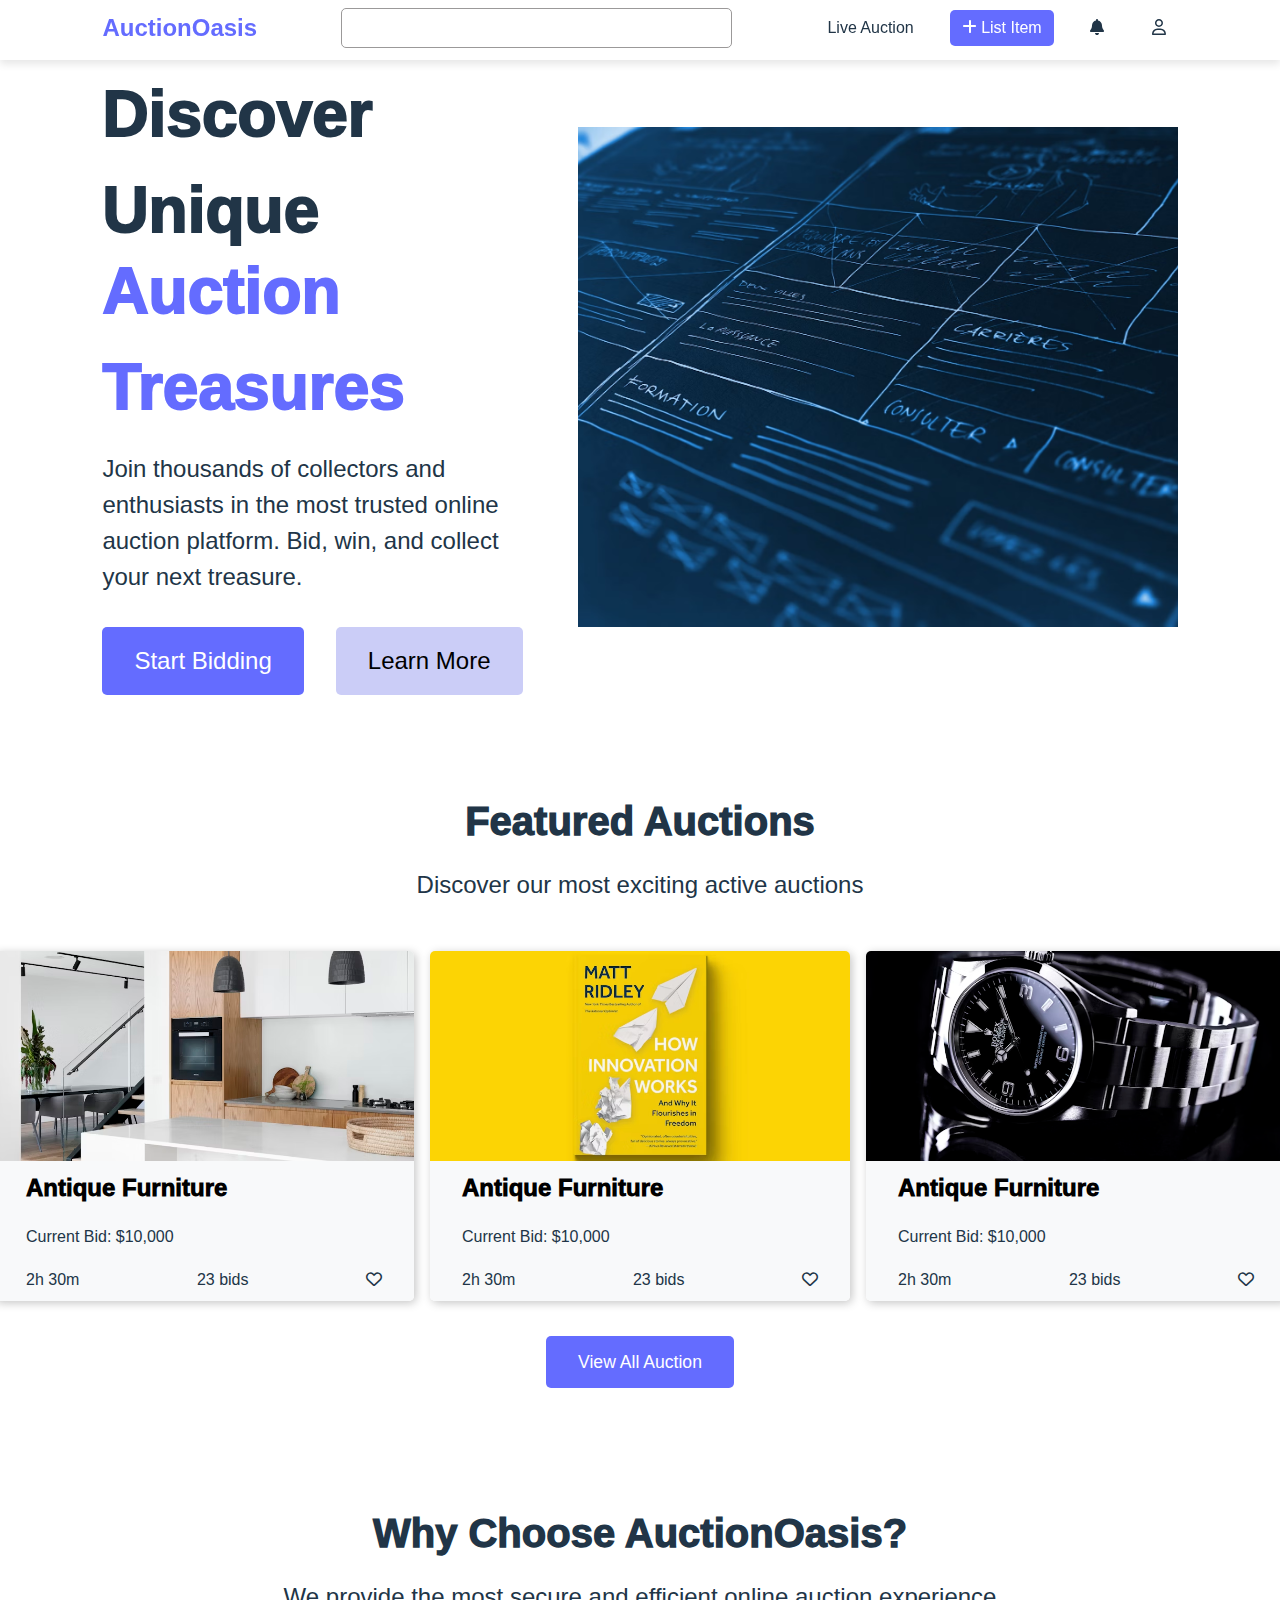
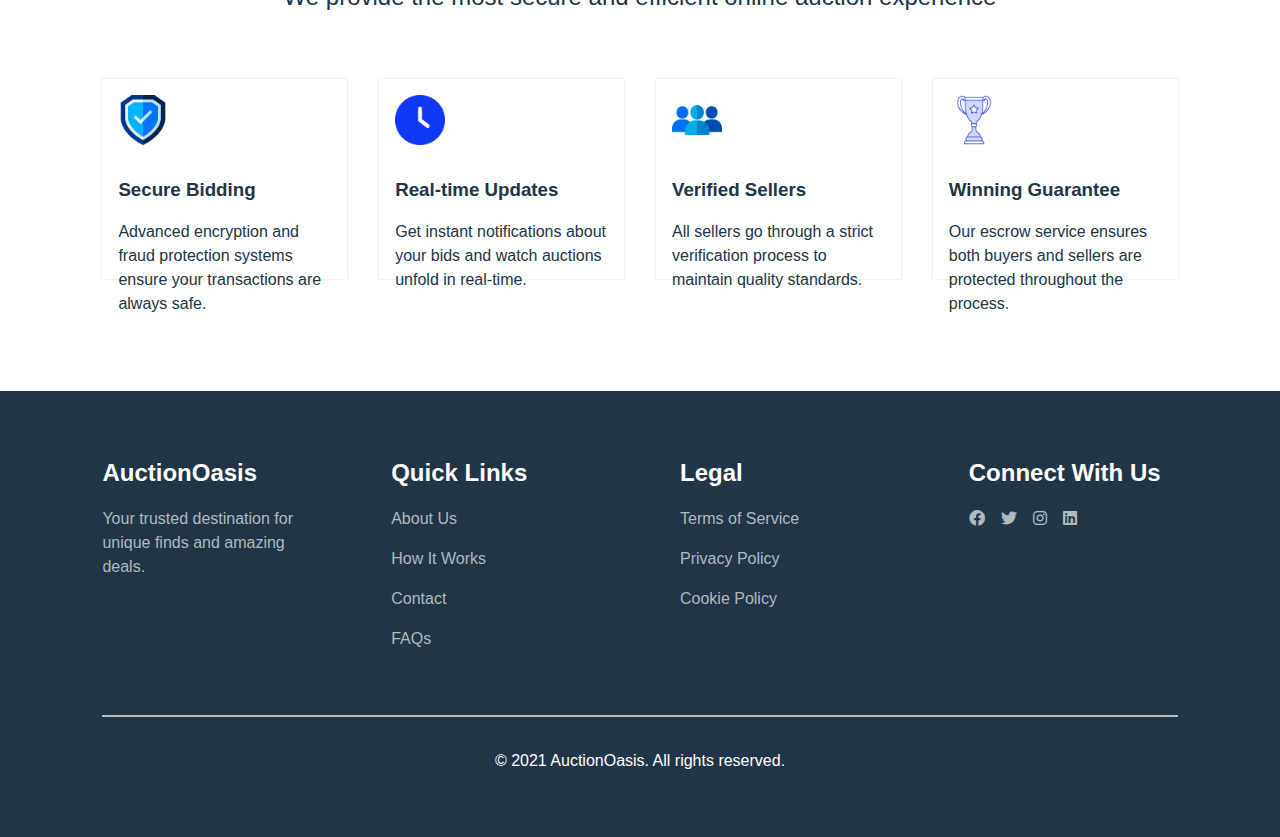
<file: index.html>
<!DOCTYPE html>
<html lang="en">

    <head>
        <meta a href=''t="UTF-8">
        <meta name="viewport" content="width=device-width, initial-scale=1.0">
        <title>AuctionOasis</title>
    </head>

    <link rel="stylesheet" href="./styles/index.css">
    <link rel="stylesheet" href="./styles/root.css">
    <link rel="stylesheet" href="./styles/login.css">
    

    <link rel="stylesheet" href="https://cdnjs.cloudflare.com/ajax/libs/font-awesome/6.0.0/css/all.min.css" />

    <body>
        <div id="header"></div>


        <main>
            <section class="hero-section">
                <div class="hero-container">
                    <div class="hero-content">
                        <div class="hero-content-text">
                            <span id="span1">Discover Unique</span>
                            <span id="span2">Auction Treasures</span>
                            <p>Join thousands of collectors and enthusiasts in the most trusted
                                online auction platform. Bid, win, and collect your next treasure.
                            </p>
                        </div>
                        <div class="hero-content-button">
                            <a href="/live_auction.html" id="hero-btn1">Start Bidding</a>
                            <a href="" id="hero-btn2">Learn More</a>
                        </div>
                    </div>
                    <div class="hero-photo">
                        <img src="./images/Home_page_photo.avif" alt="Hero_image">
                    </div>
                </div>
            </section>

            <!-- hero section done -->


            <section class="feature-section">

                <div class="feature-container">
                    <div class="feature-content">
                        <h1>Featured Auctions</h1>
                        <p>Discover our most exciting active auctions</p>
                    </div>

                    <div class="feature-item-grid">
                        <div class="feature-item">
                            <div class="feature-item-image">
                                <img src="/images/auction-items/auction-item-1.avif"
                                    alt="Auction-item-image">
                            </div>

                            <div class="feature-item-content">
                                <div class="feature-item-title">
                                    <h2>Antique Furniture</h2>
                                </div>
                                <div class="feature-item-price">
                                    <p>Current Bid: $10,000</p>
                                </div>
                                <div class="feature-item-summery">
                                    <ul class="feature-item-summery-list">

                                        <li>2h 30m</li>
                                        <li>23 bids</li>
                                        <li><a href="#"><i class="fa-regular fa-heart"></i></a></li>
                                    </ul>

                                </div>
                            </div>
                        </div>
                        <!-- Item One Done -->


                        <div class="feature-item">
                            <div class="feature-item-image">
                                <img src="/images/auction-items/auction-item-2.avif"
                                    alt="Auction-item-image">
                            </div>

                            <div class="feature-item-content">
                                <div class="feature-item-title">
                                    <h2>Antique Furniture</h2>
                                </div>
                                <div class="feature-item-price">
                                    <p>Current Bid: $10,000</p>
                                </div>
                                <div class="feature-item-summery">
                                    <ul class="feature-item-summery-list">
                                        <li>2h 30m</li>
                                        <li>23 bids</li>
                                        <li><a href="#"><i class="fa-regular fa-heart"></i></a></li>
                                    </ul>
                                </div>
                            </div>
                        </div>
                        <!-- Item Two Done -->

                        <div class="feature-item">
                            <div class="feature-item-image">
                                <img src="/images/auction-items/auction-item-3.avif"
                                    alt="Auction-item-image">
                            </div>

                            <div class="feature-item-content">
                                <div class="feature-item-title">
                                    <h2>Antique Furniture</h2>
                                </div>
                                <div class="feature-item-price">
                                    <p>Current Bid: $10,000</p>
                                </div>
                                <div class="feature-item-summery">
                                    <ul class="feature-item-summery-list">
                                        <li>2h 30m</li>
                                        <li>23 bids</li>
                                        <li><a href="#"><i class="fa-regular fa-heart"></i></a></li>
                                    </ul>
                                </div>
                            </div>
                        </div>



                    </div>

                    <div class="feature-view-all-btn">
                        <a href="/live_auction.html">View All Auction</a>
                    </div>
                </div>
            </section>

            <!-- Feature Section Done -->

            <section class="about-auctionoasis">
                <div class="about-auctionoasis-container">
                    <div class="about-auctionoasis-heading">
                        <h1>Why Choose AuctionOasis?</h1>
                        <p>We provide the most secure and efficient online auction experience</p>
                    </div>
                    <div class="about-auctionoasis-flex">
                        <div class="about-auctionoasis-flex-item">
                            <div class="about-auctionoasis-flex-item-logo">
                                <img src="/images/about-auctionoasis-logo/encrypted.png" alt="Secure Bidding">
                            </div>
                            <div class="about-auctionoasis-flex-item-content">
                                <h3>Secure Bidding</h3>
                                <p>Advanced encryption and fraud protection 
                                    systems ensure your transactions are 
                                    always safe.</p>
                            </div>
                        </div>
                    
                        <!-- item one done -->

                        <div class="about-auctionoasis-flex-item">
                            <div class="about-auctionoasis-flex-item-logo">
                                <img src="/images/about-auctionoasis-logo/clock.png" alt="Real-time Updates">
                            </div>
                            <div class="about-auctionoasis-flex-item-content">
                                <h3>Real-time Updates</h3>
                                <p>Get instant notifications about your bids and watch auctions unfold in real-time.</p>
                            </div>
                        </div>
                   
                        <!-- item two done -->

                    
                        <div class="about-auctionoasis-flex-item">
                            <div class="about-auctionoasis-flex-item-logo">
                                <img src="/images/about-auctionoasis-logo/audience.png" alt="Verified Sellers">
                            </div>
                            <div class="about-auctionoasis-flex-item-content">
                                <h3>Verified Sellers</h3>
                                <p>All sellers go through a strict verification process to maintain quality standards.</p>
                            </div>
                        </div>
                    

                        <!-- item three done -->

                    
                        <div class="about-auctionoasis-flex-item">
                            <div class="about-auctionoasis-flex-item-logo">
                                <img src="/images/about-auctionoasis-logo/game-trophy.png" alt="Winning Guarantee">
                            </div>
                            <div class="about-auctionoasis-flex-item-content">
                                <h3>Winning Guarantee</h3>
                                <p>Our escrow service ensures both buyers and sellers are protected throughout the process.</p>
                            </div>
                        </div>
                

                        <!-- item four done -->
                    </div>
                </div>

            </section>

            <!-- about auctionoasis section Done -->

        </main >

        <div id="footer">

        </div>

        <script src="./include.js"></script>
        <script src="scripts/header.js"></script>
    </body>

</html>
</file>
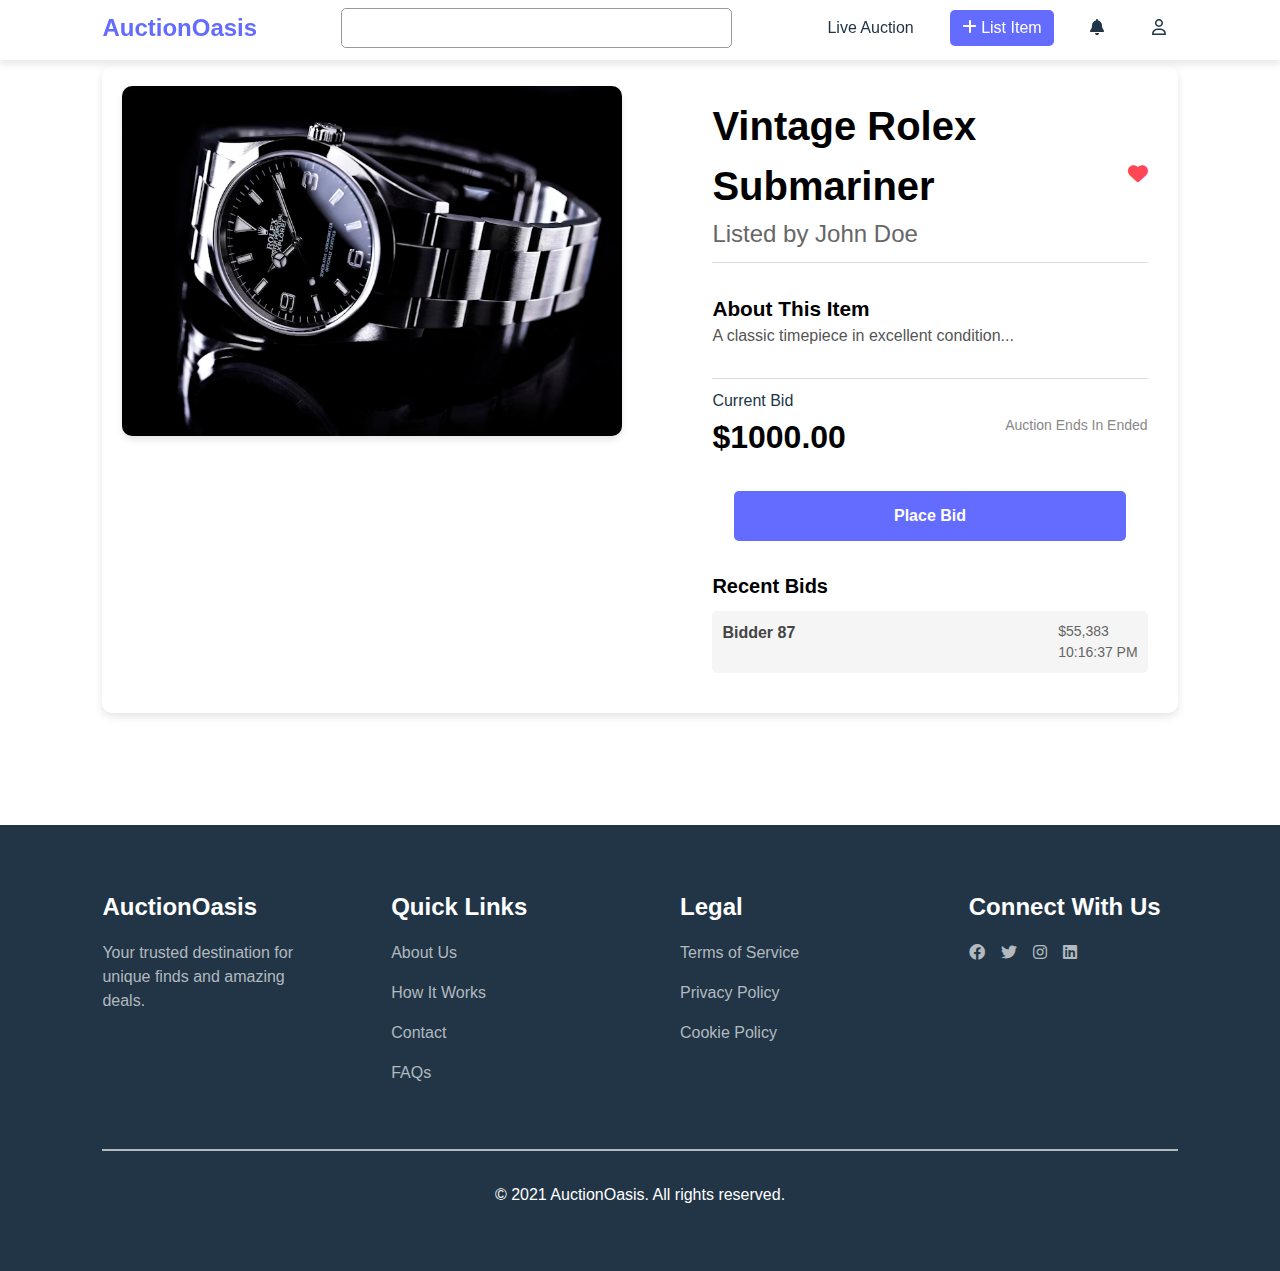
<file: item_details.html>
<!DOCTYPE html>
<html lang="en">
<head>
    <meta charset="UTF-8">
    <meta name="viewport" content="width=device-width, initial-scale=1.0">
    <title>Items_details</title>
    <link rel="stylesheet" href="./styles/index.css">
    <link rel="stylesheet" href="./styles/root.css">
    <link rel="stylesheet" href="./styles/login.css">
    <link rel="stylesheet" href="./styles/item_details.css">
    <link rel="stylesheet" href="https://cdnjs.cloudflare.com/ajax/libs/font-awesome/6.0.0/css/all.min.css" />


</head>
<body>

    <!-- header hear -->
    <div id="header"></div>

    <!-- main hear -->
     <main>
        <section class="item-details">
            <div class="item-container">
                <div class="item-image">
                    <img src="./images/auction-items/auction-item-3.avif" alt="Item-image">
                </div>
                <div class="item-description">
                     <div class="item-info">
                       <div class="item-name">
                        <h1>Vintage Rolex Submariner</h1>
                        <p>Listed by John Doe</p>
                       </div>
                       <div class="item-like">
                         <a href=""><i class="fa-solid fa-heart"></i></a>
                       </div>
                     </div>
                     <div class="item-about">
                        <h3>About This Item</h3>
                        <p>A classic timepiece in excellent condition...</p>

                     </div>
                     <div class="item-bid">
                        <div class="current-bid">
                            <p>Current Bid</p>
                            <h1>$1000.00</h1>
                        </div>
                        <div class="item-time">
                            <p>Auction Ends In

                                Ended</p>
                        </div>

                     </div>
                     <div class="item-bid-button">
                        <a href="">Place Bid</a>
                        
                     </div>
                     <div class="item-resent-bid">
                        <h2>Recent Bids</h2>
                        <div class="item-bid-record">
                            <ul>
                                <li>
                                    <div class="bidder-name">
                                        <p>Bidder 87</p>
                                    </div>
                                    <div class="bid-record">
                                        <p id="bid-amount">$55,383</p>
                                        <p id="bid-time">10:16:37 PM</p>
                                    </div>
                                </li>
                            </ul>
                        </div>

                     </div>
                </div>
            </div>
        </section>

     </main>

    <!-- footer hear -->
    <div id="footer"></div>
    
    <script src="./include.js"></script>
    <script src="scripts/header.js"></script>
</body>
</html>
</file>
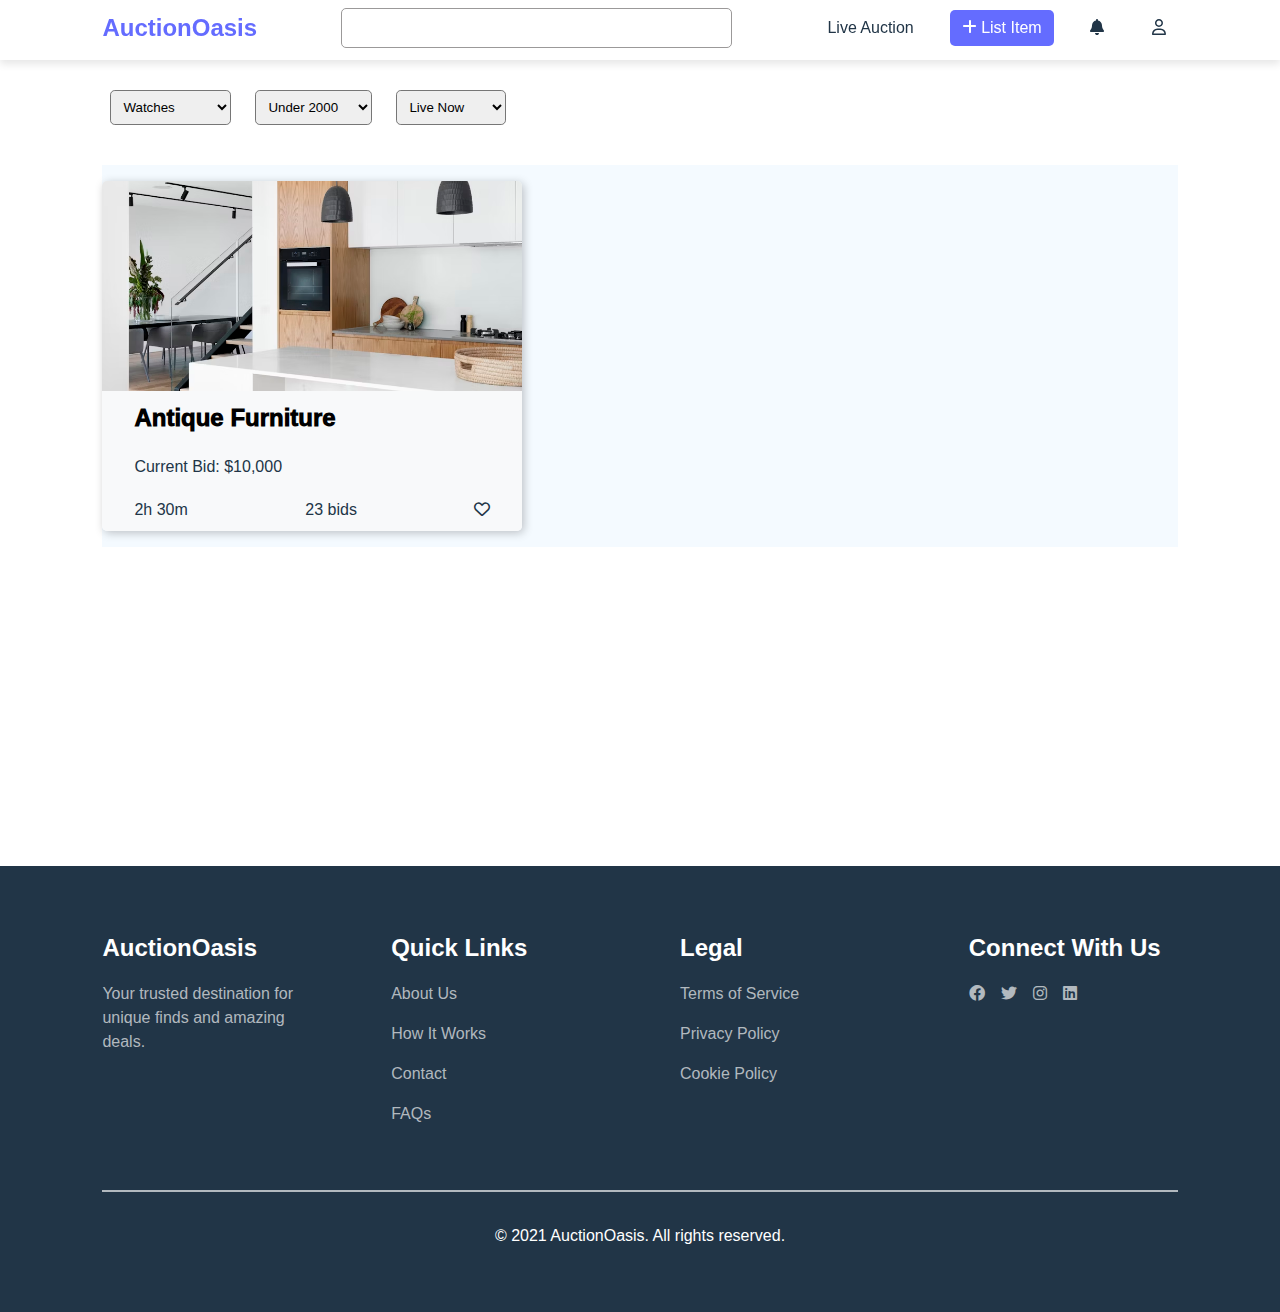
<file: live_auction.html>
<!DOCTYPE html>
<html lang="en">
<head>
    <meta charset="UTF-8">
    <meta name="viewport" content="width=device-width, initial-scale=1.0">
    <title>Live_auction</title>
    <link rel="stylesheet" href="./styles/index.css">
    <link rel="stylesheet" href="./styles/root.css">
    <link rel="stylesheet" href="./styles/login.css">
    <link rel="stylesheet" href="./styles/live_auction.css">
    <link rel="stylesheet" href="https://cdnjs.cloudflare.com/ajax/libs/font-awesome/6.0.0/css/all.min.css" />

</head>
<body>
    <!-- header Gose Hear -->
    <div id="header"></div>

    <!-- Main content Hear -->
    <main>
        <section class="live-auction-section">
            <div class="live-auction-container">
                <div class="live-auction-filter">
                    <select name="" id="filter-categories">
                        <option disabled value="">All Categories</option>
                        <option value="Watches">Watches</option>
                        <option value="Art">Art</option>
                        <option value="Antiques">Antiques</option>
                    </select>

                    <select name="" id="price-range">
                        <option disabled value="">price-range</option>
                        <option value="">Under 2000</option>
                        <option value="">2000 - 5000</option>
                        <option value="">5000 - 10000</option>
                    </select>

                    <select name="" id="All-Statuses">
                        <option disabled value="">All Statuses</option>
                        <option value="">Live Now</option>
                        <option value="">Upcomming</option>
                        <option value="">Ended</option>
                    </select>
                </div>

                <div class="filter-item-grid">
                    <div class="filter-item">
                        <div class="filter-item-image">
                            <img src="/images/auction-items/auction-item-1.avif"
                                alt="Auction-item-image">
                        </div>

                        <div class="filter-item-content">
                            <div class="filter-item-title">
                                <h2>Antique Furniture</h2>
                            </div>
                            <div class="filter-item-price">
                                <p>Current Bid: $10,000</p>
                            </div>
                            <div class="filter-item-summery">
                                <ul class="filter-item-summery-list">

                                    <li>2h 30m</li>
                                    <li>23 bids</li>
                                    <li><a href="#"><i class="fa-regular fa-heart"></i></a></li>
                                </ul>

                            </div>
                        </div>
                    </div>
                </div>
            </div>
        </section>
    </main>

    <!-- Footer Gose Hear -->
    <div id="footer"></div>

    <script src="./include.js"></script>
    <script src="scripts/header.js"></script>
</body>
</html>
</file>
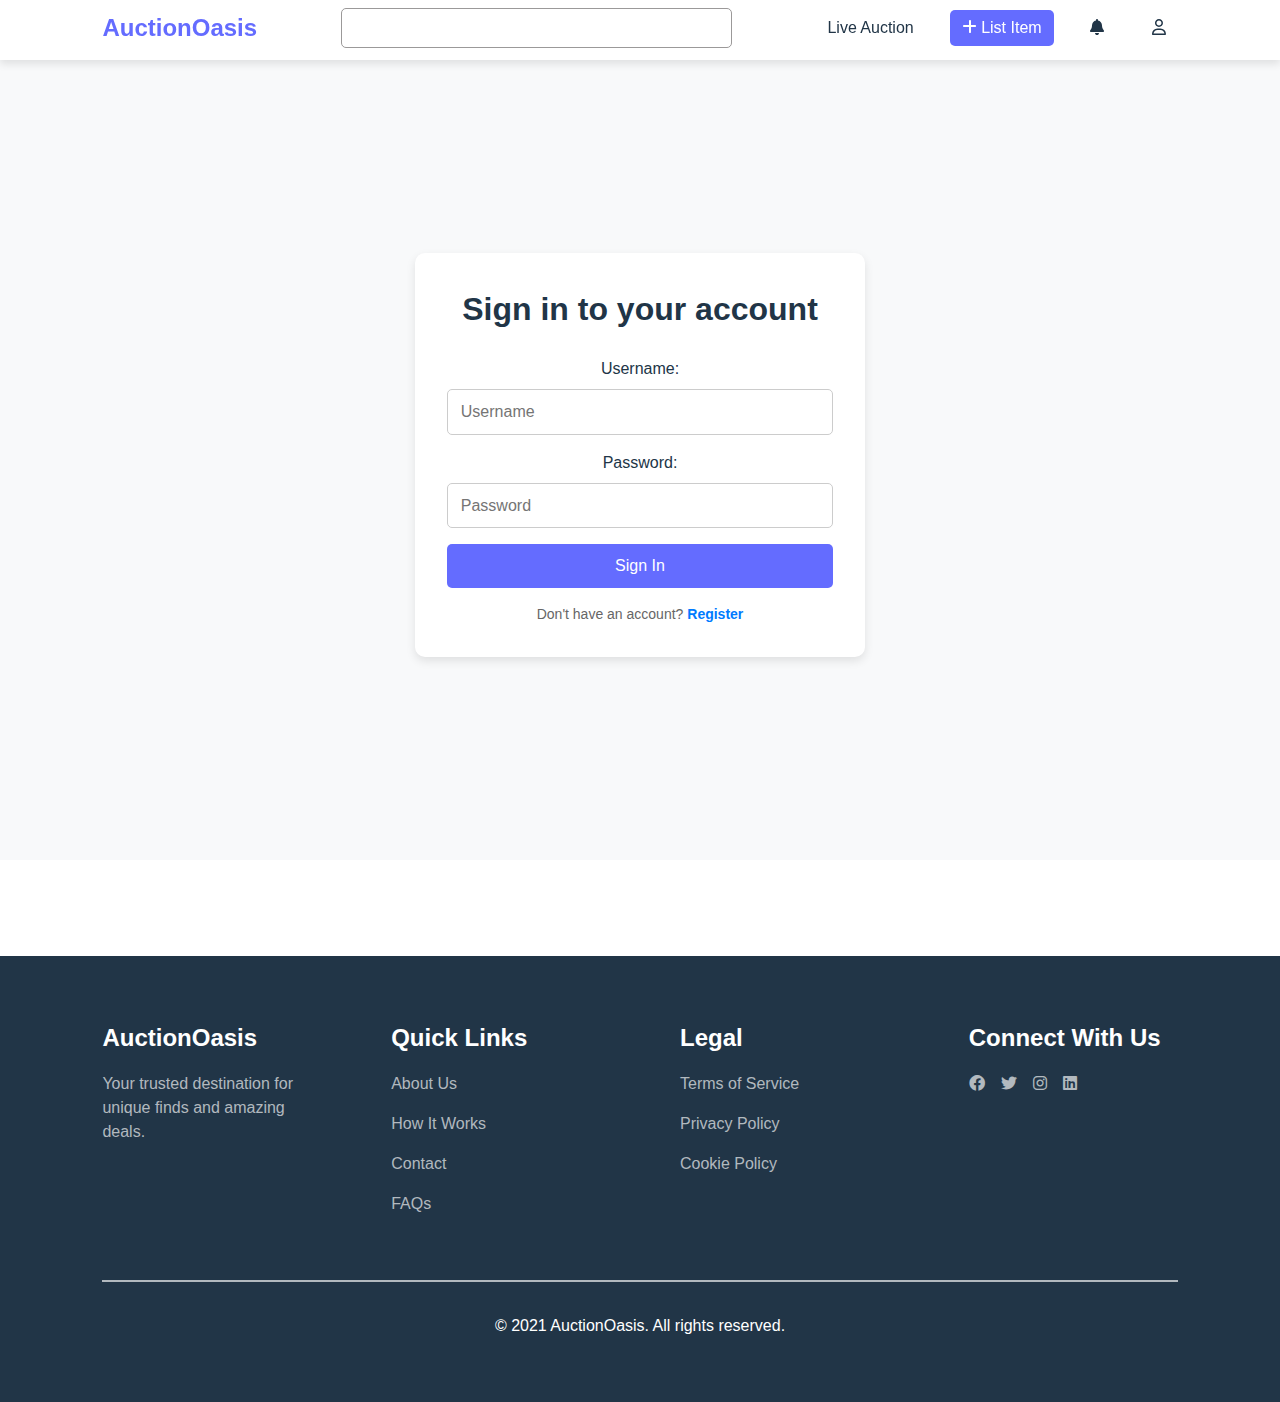
<file: login.html>
<!DOCTYPE html>
<html lang="en">
<head>
    <meta charset="UTF-8">
    <meta name="viewport" content="width=device-width, initial-scale=1.0">
    <title>Document</title>

    <link rel="stylesheet" href="./styles/index.css">
    <link rel="stylesheet" href="./styles/root.css">
    <link rel="stylesheet" href="./styles/login.css">

    <link rel="stylesheet" href="https://cdnjs.cloudflare.com/ajax/libs/font-awesome/6.0.0/css/all.min.css" />

</head>
<body>
    <!-- Header hear -->
    <div id="header"></div>
    <!-- main  hear -->

    <main>
        <div class="login-container">
            <div class="login-content">
                <h1>Sign in to your account</h1>
                <div class="login-form">
                    <form action="/" id="login-form">
                        <label id="Email" for="username">Username:</label> <br>
                        <input type="text" id="username" placeholder="Username" required name="username">
                        <br>
                        <label id="password"for="password">Password:</label> <br>
                        <input type="password" id="password" placeholder="Password" required name="password">
                        <br>
                        <button type="submit">Sign In</button>
                    </form>
                    <p>Don't have an account? <a href="/register">Register</a></p>
                </div>
            </div>
        </div>
    </main>

    <!-- footer hear -->

    <div id="footer"></div>

    <script src="./include.js"></script>
    <script src="scripts/header.js"></script>
</body>
</html>
</file>
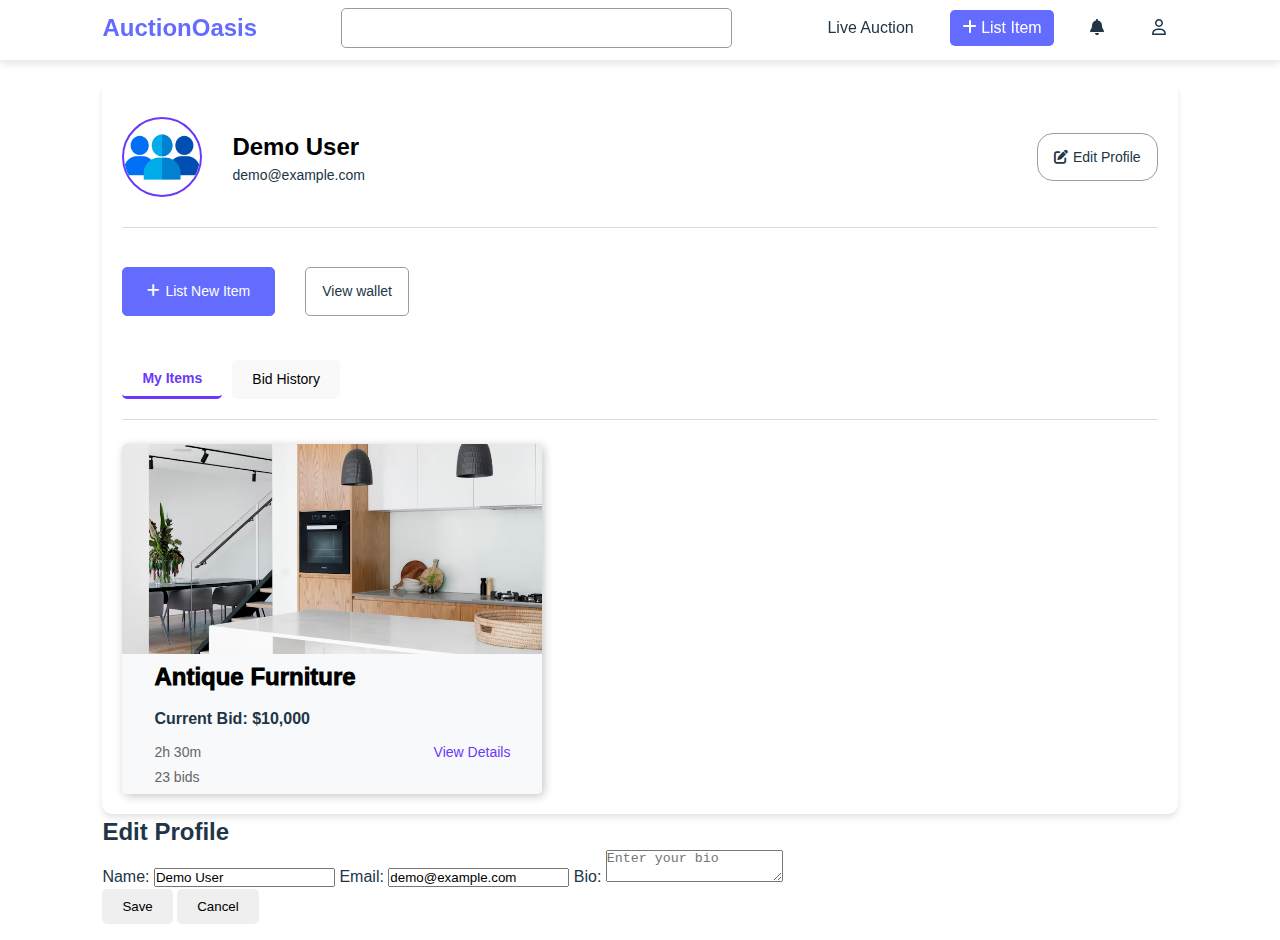
<file: profile.html>
<!DOCTYPE html>
<html lang="en">

    <head>
        <meta charset="UTF-8">
        <meta name="viewport" content="width=device-width, initial-scale=1.0">
        <title>Profile</title>
        <link rel="stylesheet" href="./styles/index.css">
        <link rel="stylesheet" href="./styles/root.css">
        <link rel="stylesheet" href="./styles/login.css">
        <link rel="stylesheet" href="./styles/profile.css">

        <link rel="stylesheet" href="https://cdnjs.cloudflare.com/ajax/libs/font-awesome/6.0.0/css/all.min.css" />
    </head>

    <body>
        <div id="header"></div>



        <main>
            <section class="profile-section">
                <div class="profile-container">
                    <div class="user-details-continer">
                        <div class="user-details">
                            <img src="./images/about-auctionoasis-logo/audience.png" alt="user image">
                            <div class="user-details-info">
                                <h2>Demo User</h2>
                                <p>demo@example.com</p>
                            </div>
                        </div>
                        <div class="profile-edit-btn">
                            <a href="#"><i class="fa-solid fa-edit"></i>Edit Profile</a>
                        </div>
                    </div>

                    <div class="user-profile-btn-container">
                        <button><i id="plus-symbol" class="fa-solid fa-plus"></i>List New Item</button>
                        <a href="/wallet.html">View wallet</a>
                    </div>

                    <div class="tabs">
                        <button class="tab active" data-tab="my-items">My Items</button>
                        <button class="tab" data-tab="bid-history">Bid History</button>
                    </div>



                    <div class="my-items-grid tab-content active" id="my-items">
                        <div class="my-item">
                            <div class="my-item-image">
                                <img src="/images/auction-items/auction-item-1.avif" alt="Auction-item-image">
                            </div>

                            <div class="my-item-content">
                                <div class="my-item-title">
                                    <h2>Antique Furniture</h2>
                                </div>
                                <div class="my-item-price">
                                    <p>Current Bid: $10,000</p>
                                </div>
                                <div class="my-item-summery">
                                    <ul class="my-item-summery-list">

                                        <div class="bid-time">
                                            <li>2h 30m</li>
                                            <li>23 bids</li>
                                        </div>
                                        <div class="bid-info">
                                            <li><a href="">View Details</a></li>
                                        </div>
                                    </ul>

                                </div>
                            </div>
                        </div>
                    </div>

                    <!-- Content for Bid History -->
                    <div class="tab-content bid-history" id="bid-history">
                        <ul class="bid-history-list">
                            <li class="bid-item-details">
                                <div class="bid-details">
                                    <h2>Bid on Item #1</h2>
                                    <p>3/19/2024</p>
                                </div>
                                <div class="bid-amount">
                                    <h4>$15,000</h4>
                                    <p>won</p>
                                </div>
                            </li>
                            <li class="bid-item-details">
                                <div class="bid-details">
                                    <h2>Bid on Item #1</h2>
                                    <p>3/19/2024</p>
                                </div>
                                <div class="bid-amount">
                                    <h4>$15,000</h4>
                                    <p>won</p>
                                </div>
                            </li>
                        </ul>
                    </div>
                </div>

                <!-- Edit Profile Section (Initially Hidden) -->
                <div id="edit-profile-section" class="edit-profile-container hidden">
                    <h2>Edit Profile</h2>
                    <form id="edit-profile-form">
                        <label for="name">Name:</label>
                        <input type="text" id="name" value="Demo User">

                        <label for="email">Email:</label>
                        <input type="email" id="email" value="demo@example.com">

                        <label for="bio">Bio:</label>
                        <textarea id="bio" placeholder="Enter your bio"></textarea>

                        <div class="edit-profile-actions">
                            <button type="button" id="save-profile">Save</button>
                            <button type="button" id="cancel-profile">Cancel</button>
                        </div>
                    </form>
                </div>

            </section>
        </main>

        <!-- <div id="footer">

    </div> -->


        <script src="./include.js"></script>
        <script src="scripts/header.js"></script>
        <script src="./scripts/profile.js" defer></script>
    </body>

</html>
</file>
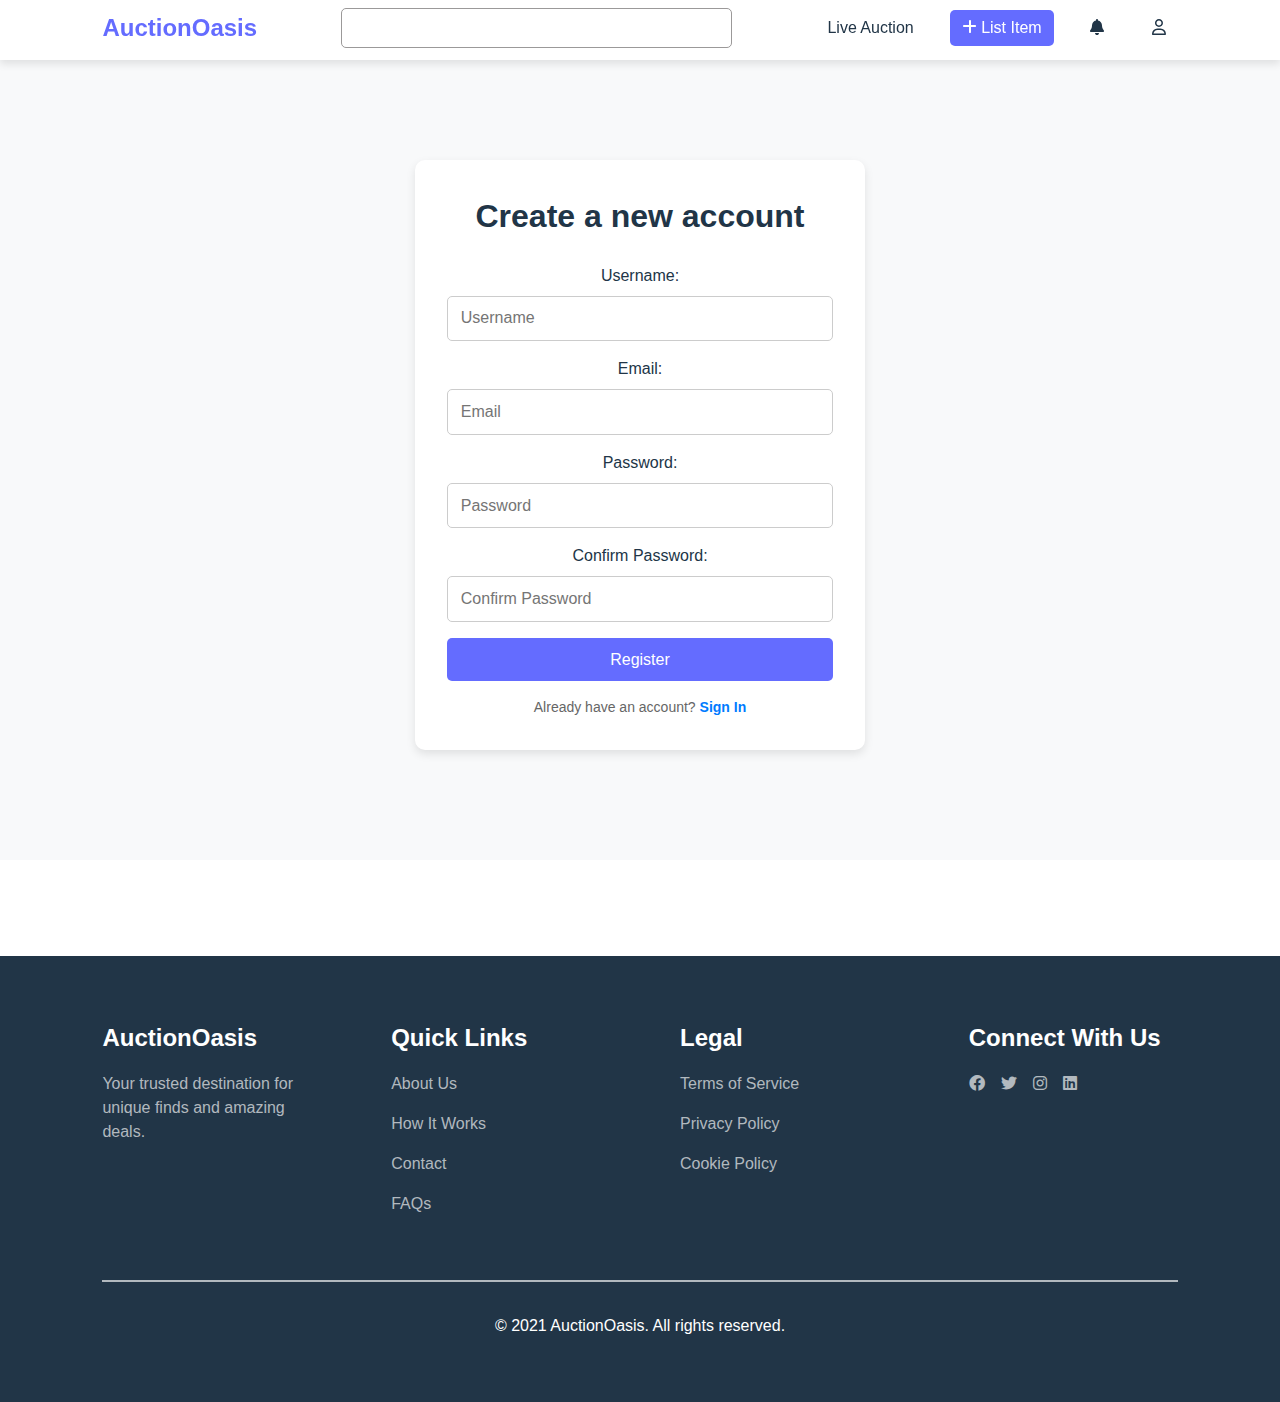
<file: register.html>
<!DOCTYPE html>
<html lang="en">
<head>
    <meta charset="UTF-8">
    <meta name="viewport" content="width=device-width, initial-scale=1.0">
    <title>Document</title>

    <link rel="stylesheet" href="./styles/index.css">
    <link rel="stylesheet" href="./styles/root.css">
    <link rel="stylesheet" href="./styles/login.css">
    <link rel="stylesheet" href="./styles/register.css">
    <link rel="stylesheet" href="https://cdnjs.cloudflare.com/ajax/libs/font-awesome/6.0.0/css/all.min.css" />

</head>
<body>
    <!-- Header hear -->
    <div id="header"></div>

    <!-- main  hear -->

    <main>
        <div class="register-container">
            <div class="register-content">
                <h1>Create a new account</h1>
                <div class="register-form">
                    <form action="/login.html" id="register-form">
                        <label id="Email" for="username">Username:</label> <br>
                        <input type="text" id="username" placeholder="Username" required name="username">
                        <br>
                        <label id="email" for="email">Email:</label> <br>
                        <input type="email" id="email" placeholder="Email" required name="email">
                        <br>
                        <label id="password" for="password">Password:</label> <br>
                        <input type="password" id="password" placeholder="Password" required name="password">
                        <br>
                        <label id="confirm-password" for="confirm-password">Confirm Password:</label> <br>
                        <input type="password" id="confirm-password" placeholder="Confirm Password" required name="confirm-password">
                        <br>
                        <button type="submit">Register</button>
                    </form>
                    <p>Already have an account? <a href="/login.html">Sign In</a></p>
                </div>
            </div>
        </div>
    </main>
    

    <!-- footer hear -->

    <div id="footer"></div>

    <script src="./include.js"></script>
    <script src="scripts/header.js"></script>
</body>
</html>
</file>
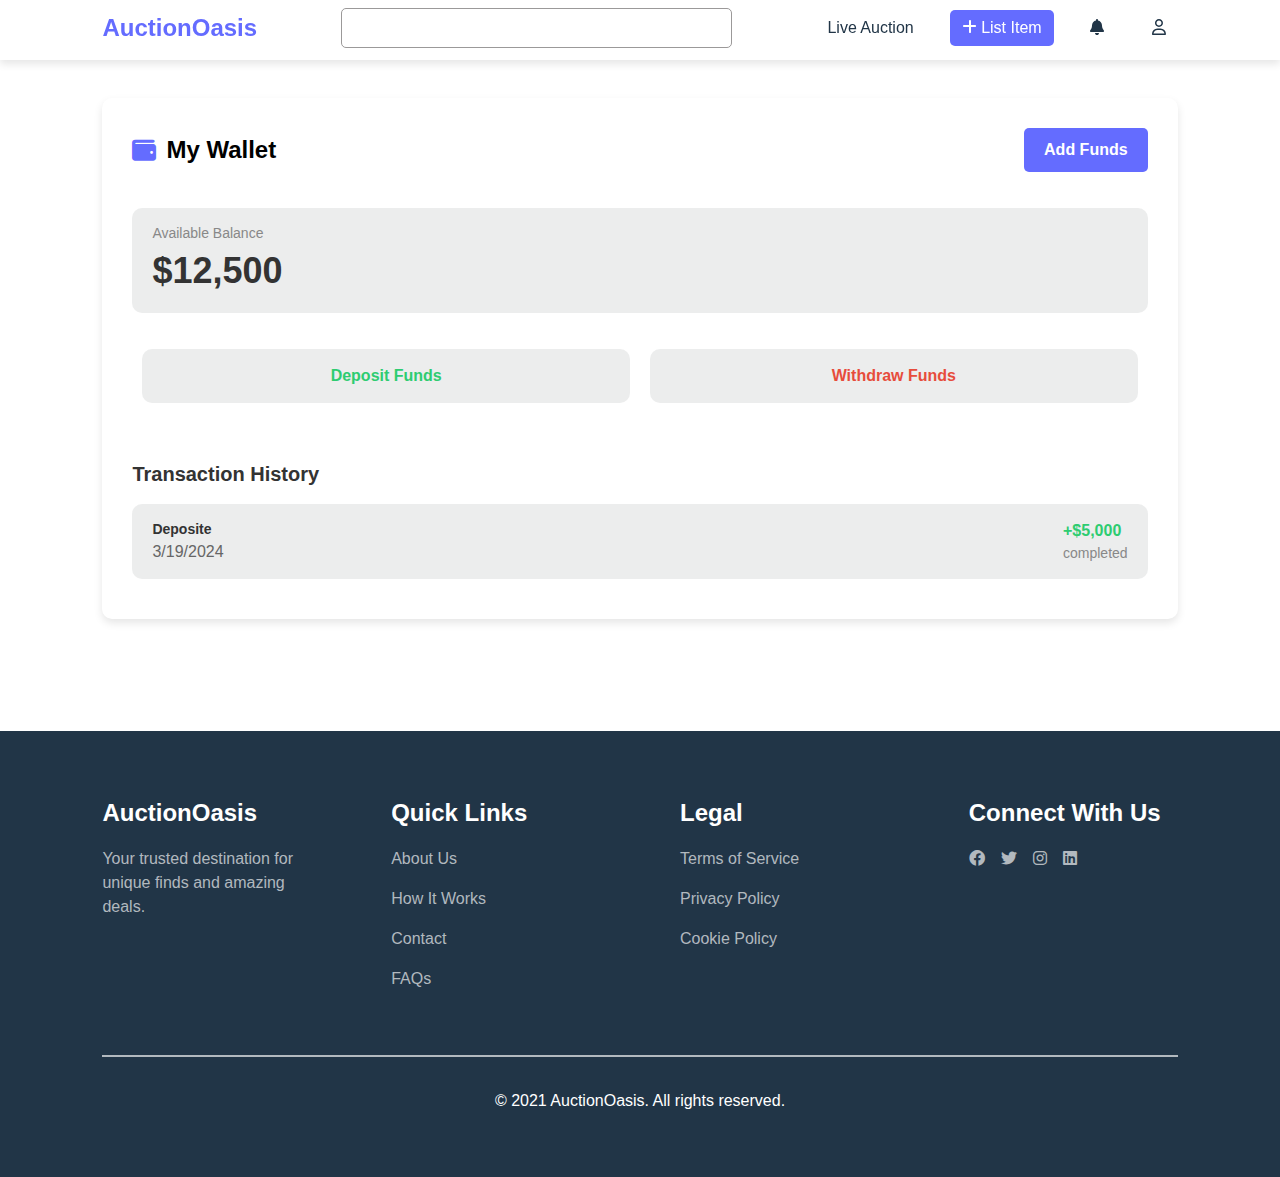
<file: wallet.html>
<!DOCTYPE html>
<html lang="en">

    <head>
        <meta charset="UTF-8">
        <meta name="viewport" content="width=device-width, initial-scale=1.0">
        <title>Document</title>

        <link rel="stylesheet" href="./styles/index.css">
        <link rel="stylesheet" href="./styles/root.css">
        <link rel="stylesheet" href="./styles/login.css">
        <link rel="stylesheet" href="./styles/wallet.css">

        <link rel="stylesheet" href="https://cdnjs.cloudflare.com/ajax/libs/font-awesome/6.0.0/css/all.min.css" />
    </head>

    <body>
        <!-- header hear -->

        <div id="header"></div>

        <!-- main hear -->
        <main>
            <section class="wallet-section">
                <div class="wallet-container">
                    <div class="add-wallet">
                        <h1><i class="fa-solid fa-wallet"></i>My Wallet</h1>
                        <a href="">Add Funds</a>
                    </div>
                    <div class="balance">
                        <p>Available Balance</p>
                        <h1>$12,500</h1>
                    </div>
                    
                    <div class="transfer-icon">
                        <a href="">Deposit Funds</a>
                        <a href="">Withdraw Funds</a>
                    </div>
                    <div class="transaction-history">
                        <h2>Transaction History</h2>
                        <ul>
                            <li>
                                <div class="transction-type">
                                    <p id="type">Deposite</p>
                                    <p id="date">3/19/2024</p>
                                </div>
                                <div class="transection-status">
                                    <p>+$5,000</p>
                                    <p>completed</p>
                                </div>
                            </li>
                        </ul>
                    </div>
                </div>
            </section>
        </main>


        <!-- footer hear -->
    <div id="footer"></div>

    <script src="./include.js"></script>
    <script src="scripts/header.js"></script>
    </body>

</html>
</file>
<file: styles/root.css>
:root {
    /* Light Theme Colors */
    --primary-color: #646cff;
    --secondary-color: #535bf2;
    --primary-bg-color: #ffffff;
    --secondary-bg-color: #f8f9fa;
    --text-color: #213547;
    --footer-color: #213547;
    --input-border-color: #9b9999;
    --card-bg: #f8f9fa;
  
    /* Button Colors */
    --primary-btn-color: #646cff;
    --secondary-btn-color: #cbcdf7;
    --primary-btn-font-color: #fff;
    --secondary-btn-font-color: #000;
  
    /* Font */
    --h1-font-size: 2.5rem;
    --h2-font-size: 1.5rem;
    --h3-font-size: 1.3rem;
    --body-font-size: 1rem;
    --font-family: 'Arial', sans-serif;
    --line-height: 1.5; /* Improved line-height for better text readability */
  
    /* Spacing */
    --section-padding: 1rem 8%;
    --card-padding: 1rem;
    --btn-padding: 1rem 2rem;
  
    /* Borders and Shadows */
    --border-radius: 5px;
    --box-shadow: 0 4px 8px rgba(0, 0, 0, 0.1);
    --card-shadow: 2px 2px 10px rgba(0, 0, 0, 0.232);
  
    /* Transitions */
    --transition: all 0.3s ease;
  
    /* Navbar */
    --navbar-height: 60px;
    --navbar-shadow: 0 4px 8px rgba(0, 0, 0, 0.1);
  }
</file>
<file: styles/login.css>
/* Login Page Styles */
.login-container {
    min-height: 90vh;
    flex: 1;
    display: flex;
    justify-content: center;
    align-items: center;
    background-color: #f8f9fa;
    padding: 2rem;
}

.login-content {
    background: white;
    padding: 2rem;
    border-radius: 10px;
    box-shadow: 0 4px 10px rgba(0, 0, 0, 0.1);
    width: 100%;
    max-width: 450px;
    text-align: center;
}

.login-content h1 {
    margin-bottom: 1.5rem;
    color: var(--h1-color);
}

.login-form input {
    width: 100%;
    padding: 0.8rem;
    margin-top: 0.5rem;
    margin-bottom: 1rem;
    font-size: 16px;
    border: 1px solid #ccc;
    border-radius: 5px;
    outline: none;
}

.login-form input:focus {
    border-color: #007bff;
}

.login-form button {
    width: 100%;
    padding: 0.8rem;
    font-size: 16px;
    color: white;
    background-color: var(--primary-color);
    border: none;
    border-radius: 5px;
    cursor: pointer;
    transition: background-color 0.3s ease;
}

.login-form button:hover {
    background-color: #0056b3;
}

.login-form p {
    margin-top: 1rem;
    font-size: 14px;
    color: #666;
}

.login-form p a {
    color: #007bff;
    text-decoration: none;
    font-weight: bold;
}

.login-form p a:hover {
    text-decoration: underline;
}
</file>
<file: styles/item_details.css>
/* Container Styling */
.item-container {
    display: flex; /* Enables Flexbox */
    gap: 80px; /* Adds space between flex items */
    max-width: 1200px; /* Optional: Limit the width of the container */
    margin: 0 auto; /* Centers the container horizontally */
    padding: 20px;
    background: #fff;
    border-radius: 10px;
    box-shadow: 0 4px 8px rgba(0, 0, 0, 0.1); /* Adds a shadow */
    overflow: hidden;
}

/* Image Section Styling */
.item-image {
    flex: 1; /* Makes the image section take up one part of the container */
    max-width: 60%;
     
    display: flex;
    /* align-items: center; */
    justify-content: center;
}

.item-image img {
    width: 100%; 
    max-width: 500px;
    width: 500px;
    max-height: 400px; 
    height: 350px;
    border-radius: 10px; 
    box-shadow: 0 4px 6px rgba(0, 0, 0, 0.1); 
    transition: transform 0.3s ease, box-shadow 0.3s ease; 
}

.item-image img:hover {
    transform: scale(1.05); 
    box-shadow: 0 8px 16px rgba(0, 0, 0, 0.2);
}


.item-description {
    flex: 2; 
    display: flex;
    flex-direction: column; /* Stacks child elements vertically */
    gap: 30px; 
    padding: 10px;
}


.item-info {
    display: flex;
    justify-content: space-between;
    align-items: center;
    border-bottom: 1px solid #ddd;
    padding-bottom: 10px;
}


.item-name h1 {
    /* margin-bottom: var(--h1-font-size); */
    font-size: var(--h1-font-size);
    color: black;
}

.item-name p {
    font-size: 24px;
    color: #666;
}

.item-like a {
    color: #ff4757;
    font-size: 20px;
    transition: color 0.3s ease;
}

.item-like a:hover {
    color: #e84118; /
}

/* About Section */
.item-about h3 {
    font-size: var(--h3-font-size);
    color: #000000;
}

.item-about p {
    font-size: 16px;
    color: #555;
}

/* Bid Section */
.item-bid {
    display: flex;
    justify-content: space-between;
    align-items: center;
    border-top: 1px solid #ddd;
    padding-top: 10px;
}
.current-bid h3{
    font-size: 16px;
    color: #666565;
}

.current-bid h1 {
    font-size: 32px;
    color: #000000;
}

.item-time p {
    font-size: 14px;
    color: #888;
}

/* Bid Button */

.item-bid-button {
    display: flex;
    justify-content: center;
    align-items: center;
}
.item-bid-button a {
    text-align: center;
    /* height: 60%; */
    height: 50px;
    width: 90%;
    display: inline-block;
    padding: 10px 20px;
    background-color: var(--primary-btn-color);
    color: #fff;
    text-decoration: none;
    font-weight: bold;
    border-radius: 5px;
    transition: background-color 0.3s ease, transform 0.2s ease;
    display: flex;
    align-items: center;
    justify-content: center;
}

.item-bid-button a:hover {
    background-color: #1d4b91; /* Darker blue on hover */
    transform: scale(1.05); 
}

/* Recent Bids */
.item-resent-bid h2 {
    font-size: 20px;
    color: #000000;
    margin-bottom: 10px;
}

.item-bid-record ul {
    list-style: none;
    padding: 0;
}

.item-bid-record li {
    display: flex;
    justify-content: space-between;
    padding: 10px;
    background-color: #f5f5f5;
    border-radius: 5px;
    margin-bottom: 10px;
    transition: background-color 0.3s ease;
}

.item-bid-record li:hover {
    background-color: #eaeaea; /* Light grey on hover */
}

.bidder-name {
    font-weight: bold;
    color: #444;
}

.bid-record p {
    font-size: 14px;
    color: #666;
}
</file>
<file: styles/live_auction.css>
.live-auction-section{
    /* padding-top: 1rem; */
    /* border: 1px solid #000; */
    min-height: 80vmin;
}
.live-auction-container{
    padding-top: 1rem;
}

.live-auction-filter{
    /* border: 1px solid #000; */
    padding: 0.5rem;
    max-width: 50%;
    display: flex;
    align-items: center;
    gap: 1.5rem;
    
    
}

.live-auction-filter select{
    padding: 0.5rem;
    border-radius: 0.3rem;
}

/* .live-auction-filter option{
    padding: 0.5rem;
} */

.filter-item-grid{
    margin-top: 2rem;
    background-color: rgba(240, 248, 255, 0.714);
    display: grid;
    grid-template-columns: repeat(3, 1fr);
}







.filter-item-grid{
    display: grid;
    grid-template-columns: repeat(3, 1fr);
    gap: 1rem;
}

.filter-item{
    margin: 1rem 0;
    width: 420px;
    height: 350px;
    display: flex;
    flex-direction: column;
    border-radius: var(--border-radius);
    box-shadow: var(--card-shadow);
}
.filter-item-image{
    width: 100%;
    height: 60%;
    object-fit: cover;
}
.filter-item img{
    width: 100%;
    height: 100%;
    object-fit: cover;
    border-radius: var(--border-radius) var(--border-radius) 0 0;
}

.filter-item-content{
    background-color: var(--card-bg);
    height: 40%;
    display: flex;
    flex-direction: column;
    justify-content: space-around;
    padding: 0 2rem;
    border-radius: 0 0 var(--border-radius) var(--border-radius);
    
}
.filter-item-title h2{
    font-size: var(--h2-font-size);
    font-weight: 1000;
    color: #000;
}
.filter-item-price{
    color: var(--text-color);
}


.filter-item-summery-list{
    color: var(--text-color);
    display: flex;
    gap: 1rem;
    justify-content: space-between;
    
} 

.filter-view-all-btn button{
    padding: 1rem 2rem;
    border: none;
    border-radius: 5px;
    background-color: var(--primary-color); 
    color: #fff;
    font-size: 1.1rem;
    font-weight: 500;
    cursor: pointer;
}
</file>
<file: styles/profile.css>
.profile-section{
    padding-top: 2rem;
}

/* Profile Container */
.profile-container {
    background-color: #fff;
    border-radius: 10px;
    padding: 20px;
    box-shadow: 0px 4px 6px rgba(0, 0, 0, 0.1);
    display: flex;
    flex-direction: column;
    gap: 1.5rem;
}

/* User Details Section */
.user-details-continer {
    display: flex;
    justify-content: space-between;
    align-items: center;
    border-bottom: 1px solid #ddd;
    padding-top: 15px;
    padding-bottom: 30px;
    margin-bottom: 15px;
}

.user-details {
    display: flex;
    align-items: center;
    gap: 30px;
}

.user-details img {
    width: 80px;
    height: 80px;
    border-radius: 50%;
    object-fit: cover;
    border: 2px solid #6b38fb;
}

.user-details-info h2 {
    font-size: var(--h2-font-size);
    color: black;
    margin: 0;
}

.user-details p {
    font-size: 14px;
    color: var(--text-color);
}

.profile-edit-btn a {
    padding: 0.8rem 1rem;
    text-decoration: none;
    color: var(--text-color);
    font-size: 14px;
    display: flex;
    align-items: center;
    gap: 5px;
    border: 1px solid #9c9c9e;
    border-radius: 1rem;
}

.profile-edit-btn a:hover {
    text-decoration: underline;
}

/* Profile Buttons */
.user-profile-btn-container {
    display: flex;
    gap: 10px;
    margin-bottom: 20px;
}

.user-profile-btn-container button {
    padding: 0.8rem 1.5rem;
    font-size: 14px;
    border-radius: 5px;
    border: 1px solid var(--primary-btn-color);
    background-color: var(--primary-btn-color);
    color: #fff;
    cursor: pointer;
    text-decoration: none;
    margin-right: 20px;
    transition: var(--transition);
}

.user-profile-btn-container a {
    padding: 0.8rem 1rem;
    text-decoration: none;
    color: var(--text-color);
    font-size: 14px;
    display: flex;
    align-items: center;
    gap: 5px;
    border: 1px solid #9c9c9e;
    border-radius: 5px;
    margin-right: 20px;
}
#plus-symbol{
    margin-right: 5px;
}

.user-profile-btn-container button:hover {
    background-color: #5731cb;
    text-decoration: underline;
}


.user-profile-btn-container a:hover{
    background-color: #b7b8ba;
    text-decoration: underline;
}




/* My Items Grid */
.my-items-grid {
    display: grid;
    grid-template-columns: repeat(3, 1fr);
    gap: 15px;
}

.my-item {
    /* margin: 1rem 0; */
    width: 420px;
    height: 350px;
    display: flex;
    flex-direction: column;
    border-radius: var(--border-radius);
    box-shadow: var(--card-shadow);
}
.my-item-image{
    width: 100%;
    height: 60%;
    object-fit: cover;
}

.my-item-image img {
    width: 100%;
    height: 100%;
    object-fit: cover;
    border-radius: var(--border-radius) var(--border-radius) 0 0;
}

.my-item-content {
    background-color: var(--card-bg);
    height: 40%;
    display: flex;
    flex-direction: column;
    justify-content: space-around;
    padding: 0 2rem;
    border-radius: 0 0 var(--border-radius) var(--border-radius);
}

.my-item-title h2 {
    font-size: var(--h2-font-size);
    font-weight: 1000;
    color: #000;
}

.my-item-price p {
    margin: 0;
    font-size: 16px;
    color: var(--text-color);
    font-weight: bold;
}

.my-item-summery ul {
    display: flex;
    justify-content: space-between;
    gap: 15px;
    padding: 0;
    margin: 0;
    list-style: none;
}

.bid-time, 
.bid-info{
    display: flex;
    flex-direction: column;
    gap: 4px;
}

.my-item-summery ul li {
    font-size: 14px;
    color: #666;
}

.my-item-summery ul li a {
    color: #6b38fb;
    text-decoration: none;
}

.my-item-summery ul li a:hover {
    text-decoration: underline;
}

/* Bid History Content */
.bid-history {
    background-color: #fff;
    padding: 15px;
    border: 1px solid #ddd;
    border-radius: 10px;
    box-shadow: 0px 2px 4px rgba(0, 0, 0, 0.1);
}

.bid-history-list{
    display: flex;
    flex-direction: column;
    gap: 15px;
}
.bid-item-details{
    display: flex;
    align-items: center;
    justify-content: space-between;
    padding-bottom: 10px;
    border-bottom: 1px solid  #9c9c9e;
}
.bid-details,
.bid-amount{
    display: flex;
    flex-direction: column;
    gap: 10px;
}

.bid-details h2 {
    font-size: 18px;
    color: #333;
}

.bid-details p {
    font-size: 14px;
    color: #666;
}

.bid-amount p {
    font-size: 16px;
    color: green;
    font-weight: bold;
}

/* Tabs Section */
.tabs {
    display: flex;
    gap: 10px;
    /* margin-bottom: 20px; */
    padding-bottom: 20px;
    border-bottom: 1px solid #ddd;
}

.tab {
    padding: 10px 20px;
    font-size: 14px;
    /* border: 1px solid #ddd; */
    border-radius: 5px;
    cursor: pointer;
    background-color: #f9f9f9;
    transition: background-color 0.3s, color 0.3s;
}

.tab.active {
    border-bottom: 3px solid #6b38fb;
    background-color: #fff;
    color: #6b38fb;
    font-weight: bold;
}

.tab:hover {
    background-color: #eaeaea;
}


/* Tab Content */
.tab-content {
    display: none;
}

.tab-content.active {
    display: block;
}
</file>
<file: styles/register.css>
/* Register Page Styles */
.register-container {
    min-height: 90vh;
    flex: 1;
    display: flex;
    justify-content: center;
    align-items: center;
    background-color: #f8f9fa;
    padding: 2rem;
}

.register-content {
    background: white;
    padding: 2rem;
    border-radius: 10px;
    box-shadow: 0 4px 10px rgba(0, 0, 0, 0.1);
    width: 100%;
    max-width: 450px;
    text-align: center;
}

.register-content h1 {
    margin-bottom: 1.5rem;
    color: var(--h1-color);
}

.register-form input {
    width: 100%;
    padding: 0.8rem;
    margin-top: 0.5rem;
    margin-bottom: 1rem;
    font-size: 16px;
    border: 1px solid #ccc;
    border-radius: 5px;
    outline: none;
}

.register-form input:focus {
    border-color: #007bff;
}

.register-form button {
    width: 100%;
    padding: 0.8rem;
    font-size: 16px;
    color: white;
    background-color: var(--primary-color);
    border: none;
    border-radius: 5px;
    cursor: pointer;
    transition: background-color 0.3s ease;
}

.register-form button:hover {
    background-color: #0056b3;
}

.register-form p {
    margin-top: 1rem;
    font-size: 14px;
    color: #666;
}

.register-form p a {
    color: #007bff;
    text-decoration: none;
    font-weight: bold;
}

.register-form p a:hover {
    text-decoration: underline;
}
</file>
<file: styles/wallet.css>
/* Wallet Section Styling */
.wallet-section{
    padding-top: 3rem;
}
.wallet-container {
    max-width: 1400px;
    /* margin: 0 auto; */
    background: #fff;
    border-radius: 10px;
    box-shadow: 0 4px 8px rgba(0, 0, 0, 0.1); /* Subtle shadow for card effect */
    padding: 30px;
    display: flex;
    flex-direction: column;
    gap: 1rem;
}

/* Add Wallet Section */
.add-wallet {
    /* background: #e7e8e9cb; */
    display: flex;
    justify-content: space-between;
    align-items: center;
    margin-bottom: 20px;
}

.add-wallet h1 {
    font-size: var(--h2-font-size);
    color: #000000;
    display: flex;
    align-items: center;
    gap: 10px;
}
.add-wallet i{
    color: var(--primary-color);
    font-size: 24px;
}

.add-wallet a {
    padding: 10px 20px;
    background-color: var(--primary-btn-color);
    color: #fff;
    text-decoration: none;
    font-weight: bold;
    border-radius: 5px;
    transition: background-color 0.3s ease, transform 0.2s ease;
}

.add-wallet a:hover {
    background-color: #574ecf; /* Darker blue */
    transform: scale(1.05);
}

/* Balance Section */
.balance {
    background: #e7e8e9cb;
    border-radius: 10px;
    padding: 15px 20px;
    margin-bottom: 20px;
    /* text-align: center; */
}

.balance p {
    font-size: 14px;
    color: #888;
}

.balance h1 {
    font-size: 36px;
    color: #333;
}


.transfer-icon {
    display: flex;
    justify-content: space-between;
    margin-bottom: 20px;
}

.transfer-icon a {
    flex: 1;
    text-align: center;
    padding: 15px;
    margin: 0 10px;
    background: #e7e8e9cb;
    border-radius: 10px;
    text-decoration: none;
    font-weight: bold;
    color: #333;
    display: flex;
    align-items: center;
    justify-content: center;
    transition: background-color 0.3s ease, transform 0.2s ease;
}

.transfer-icon a:first-child {
    color: #2ecc71; 
}

.transfer-icon a:last-child {
    color: #e74c3c; 
}

.transfer-icon a:hover {
    background: #f1f1f1;
    transform: scale(1.05);
}

/* Transaction History Section */
.transaction-history {
    margin-top: 20px;
}

.transaction-history h2 {
    font-size: 20px;
    color: #333;
    margin-bottom: 15px;
}

.transaction-history ul {
    list-style: none;
}

.transaction-history li {
    display: flex;
    justify-content: space-between;
    align-items: center;
    background: #e7e8e9cb;
    padding: 15px 20px;
    border-radius: 10px;
    margin-bottom: 10px;
    transition: background-color 0.3s ease;
}

.transaction-history li:hover {
    background: #e9ecef; /* Slight hover effect */
}

.transction-type p {
    font-size: 14px;
    color: #333;
}

#type {
    font-weight: bold;
    color: #333;
}

#date{
    font-size: 16px;
    color: #666;
}

.transection-status p:first-child {
    font-size: 16px;
    font-weight: bold;
    color: #2ecc71; /* Green for positive transaction */
}

.transection-status p:last-child {
    font-size: 14px;
    color: #888;
}
</file>
<file: styles/index.css>
/* Global Reset */
* {
    margin: 0;
    padding: 0;
    box-sizing: border-box;
}

body {
    margin-top: 50px;
    font-family: var(--font-family);
    font-size: var(--body-font-size);
    background-color: var(--primary-bg-color);
    color: var(--text-color);
    line-height: var(--line-height);
}

section {
    padding: var(--section-padding);
}
/* ✅ Responsive Design for Mobile */


a {
    text-decoration: none;
    color: inherit;
    transition: var(--transition);
}

ul {
    list-style: none;
    padding: 0;
}

h1, h2, h3, p {
    margin: 0;
    line-height: 1.5;
}

button {
    cursor: pointer;
    border: none;
    border-radius: 5px;
    padding: 10px 20px;
    transition: var(--transition);
}

/* ================= NAVIGATION BAR ================= */
header {
    width: 100vw;
    height: var(--navbar-height);
    background-color: var(--primary-bg-color);
    position: fixed;
    top: 0;
    left: 0;
    box-shadow: var(--navbar-shadow);
    z-index: 1000;
}

.nav-section {
    padding: 0.5rem 8%;
}

.nav-container {
    display: flex;
    justify-content: space-between;
    align-items: center;
    flex-wrap: wrap; /* Ensures content doesn’t overflow */
}

/* LOGO */
.logo-name a {
    font-size: var(--h2-font-size);
    font-weight: 700;
    color: var(--primary-color);
    text-decoration: none;
}

/* SEARCH BAR */
.search-bar {
    flex: 1;
    display: flex;
    justify-content: center;
}

.search-bar input {
    width: 70%;  /* Takes full width of its container */
    max-width: 90vw; /* Adjust max width relative to viewport */
    /* min-width: 250px; Set a lower limit for very small screens */
    padding: 10px;
    border: 1px solid var(--input-border-color);
    border-radius: var(--border-radius);
    height: 40px;
    color: #474747;
    font-weight: 600;
    font-size: medium;
}




/* NAV LINKS */
.nav-links {
    display: flex;
    align-items: center;
    gap: 1.5rem;
}

.nav-links li {
    font-size: 1rem;
    font-weight: 500;
    padding: 6px 12px;
}

.nav-links li:hover {
    color: #000;
    background-color: rgb(226, 226, 226);
    border-radius: 5px;
}

#list-item {
    font-weight: lighter;
    color: #fff;
    background-color: var(--primary-btn-color);
    border-radius: 5px;
    padding: 6px 12px;
}

#sign-up-btn {
    background-color: var(--primary-color);
    color: white;
    border-radius: 5px;
    padding: 6px 12px;
}

/* PROFILE DROPDOWN */
.profile-dropdown {
    display: none;
    opacity: 0;
    position: absolute;
    top: 40px;
    right: 0;
    background-color: #fff;
    border-radius: 5px;
    box-shadow: 0 0 10px rgba(0, 0, 0, 0.1);
    z-index: 1000;
    width: 200px;
    transition: opacity 0.3s ease;
}

.profile-dropdown ul {
    list-style: none;
    padding: 10px;
    margin: 0;
}

.profile-dropdown ul li {
    font-size: medium;
    padding: 10px;
    border-bottom: 1px solid #ddd;
}

.profile-dropdown ul li:last-child {
    border-bottom: none;
}

.profile-dropdown #username {
    color: #000;
    font-weight: bold;
    border-bottom: 1px solid #000;
}

.profile-dropdown ul li a {
    text-decoration: none;
    color: #1e1e1e;
}

.profile-dropdown ul li a:hover {
    color: #000;
}

.profile-icon-wrapper {
    position: relative;
}

/* Show dropdown when clicked */
.show-dropdown {
    display: block;
    opacity: 1;
}
@media (max-width: 600px) {
    .search-bar input {
        width: 70%;  /* Make input take most of the width */
        min-width: unset; /* Remove fixed min-width */
        font-size: 14px; /* Reduce font size for better fit */
        padding: 8px; /* Adjust padding for mobile */
    }
}

/* Responsive Header Styles */
@media (max-width: 768px) {
    .nav-container {
        display: flex;
        justify-content: space-between;
        align-items: center;
        position: relative;
    }

    /* Hide the nav links by default on mobile */
    .nav-links-container {
        display: none;
        position: absolute;
        top: 60px;
        left: 0;
        width: 100%;
        background-color: var(--primary-bg-color);
        box-shadow: var(--navbar-shadow);
        flex-direction: column;
        align-items: center;
        padding: 1rem 0;
    }

    /* Show menu when active */
    .nav-links-container.active {
        display: flex;
    }

    .nav-links {
        flex-direction: column;
        gap: 1rem;
        width: 100%;
        text-align: center;
    }

    .nav-links li {
        width: 100%;
        padding: 10px;
    }

    .nav-links li:hover {
        background-color: rgba(226, 226, 226, 0.8);
    }

    /* Hamburger Menu */
    .hamburger-menu {
        display: block;
        cursor: pointer;
        font-size: 1.8rem;
        color: var(--primary-color);
    }

    /* Hide search bar on mobile */
    .search-bar {
        display: none;
    }

    /* Profile dropdown adjusted for mobile */
    .profile-dropdown {
        position: static;
        width: 100%;
        box-shadow: none;
        display: none;
    }

    .profile-dropdown.show-dropdown {
        display: block;
    }
}

/* Default styles for larger screens */
@media (min-width: 769px) {
    .hamburger-menu {
        display: none;
    }
}
@media (max-width: 768px) {
    /* 🌟 Reduce Section Padding for Mobile */
    section {
      padding: 1rem ;
    }
  
    /* 📝 Typography Adjustments */
    h1 {
      font-size: calc(var(--h1-font-size) - 0.5rem); /* Slightly reduce heading size */
    }
    h2 {
      font-size: calc(var(--h2-font-size) - 0.3rem);
    }
    h3 {
      font-size: calc(var(--h3-font-size) - 0.2rem);
    }
  
    /* 🖼️ Image Responsiveness */
    img {
      max-width: 100%;
      height: auto;
    }
  
    /* 🎨 Button Responsiveness */
    .btn {
      padding: 0.8rem 1.5rem; /* Reduce padding */
      font-size: 0.9rem; /* Adjust font size */
    }
  
    /* 🏠 Navbar Responsiveness */
    .navbar {
      height: var(--navbar-height);
      box-shadow: var(--navbar-shadow);
      padding: 0.5rem 5%;
    }
  
    /* 📦 Card Responsiveness */
    .card {
      padding: var(--card-padding);
      box-shadow: var(--card-shadow);
      border-radius: var(--border-radius);
    }
  
    /* 🔲 Form Inputs */
    input, textarea {
      padding: 8px;
      border: 1px solid var(--input-border-color);
      font-size: 1rem;
      width: 100%;
    }
  }



/* main{
    width: 100vw;
} */

.scroll-reveal {
    opacity: 0;
    transform: translateY(50px);
    transition: opacity 0.6s ease, transform 0.6s ease;
}

.scroll-reveal.fade-in {
    opacity: 1;
    transform: translateY(0);
}


/* Hero COntainer Start */
/* First image default height weight */


/* .hero-section{
    padding-top: 3rem;
    margin-right: 0;

} */
img{
    width: 250px;
    height: 250px;
    object-fit: cover;
}

/* Default Hero Section */
.hero-container {
    display: flex;
    justify-content: space-between;
    align-items: center;
    margin: 0;
    gap: 2rem;
}

/* Hero Content */
.hero-content {
    display: flex;
    flex-direction: column;
    gap: 2rem;
    text-align: left;
}

/* Hero Text */
.hero-content-text {
    display: flex;
    flex-direction: column;
}

.hero-content-text span {
    font-size: 4rem;
    font-weight: 1000;
    color: var(--text-color);
}

#span2 {
    margin-top: -15px;
    color: var(--primary-color);
}

/* Hero Paragraph */
.hero-content-text p {
    margin-top: 1rem;
    font-size: 1.5rem;
    font-weight: 500;
    color: var(--text-color);
}

/* Hero Buttons */
.hero-content-button {
    display: flex;
    gap: 2rem;
}

.hero-content-button a {
    padding: 1rem 2rem;
    border-radius: var(--border-radius);
    font-size: 1.5rem;
    font-weight: 500;
}

.hero-content-button #hero-btn1 {
    background-color: var(--primary-btn-color);
    color: var(--primary-btn-font-color);
}

.hero-content-button #hero-btn2 {
    background-color: var(--secondary-btn-color);
    color: var(--secondary-btn-font-color);
}

/* Hero Image */
/* Default (Laptop/Desktop) Hero Image */
.hero-photo img {
    width: 600px;  /* Fixed width for large screens */
    height: 500px; /* Fixed height for large screens */
    object-fit: cover; /* Ensures the image scales properly */
}

/* ✅ Mobile Responsive */
@media (max-width: 768px) {
    .hero-photo img {
        width: 90%; /* Makes it responsive */
        max-width: 350px; /* Ensures it doesn't get too large */
        height: auto; /* Adjusts height automatically */
    }
}


/* ✅ Responsive Design for Mobile */
@media (max-width: 768px) {
    .hero-container {
        flex-direction: column-reverse; /* Stack image and content */
        align-items: center;
        text-align: center;
        gap: 1.5rem;
    }

    .hero-content {
        gap: 1.5rem;
    }

    .hero-content-text span {
        font-size: 2.5rem; /* Reduce title size */
    }

    .hero-content-text p {
        font-size: 1.2rem;
    }

    .hero-content-button {
        flex-direction: column;
        gap: 1rem;
        align-items: center;
    }

    .hero-content-button a {
        width: 100%; /* Full width buttons */
        max-width: 250px;
    }

    .hero-photo img {
        min-height: auto;
        min-width: 100%;
        max-width: 350px;
    }
}


/* Hero Section Compleate */

/* featured item section done */

.feature-section{
    margin-top: 4rem;
}

.feature-container{
    display: flex;
    flex-direction: column;
    justify-content: space-between;
    align-items: center;
    gap: 3rem;
}

.feature-content{
    display: flex;
    flex-direction: column;
    gap: 1rem;
    align-items: center;
}

.feature-content h1{
    font-size: var(--h1-font-size);
    font-weight: 1000;
    /* color: #000; */
}

.feature-content p{
    font-size: 1.5rem;
    font-weight: 500;
    color: var(--text-color);
}

.feature-item-grid{
    display: grid;
    grid-template-columns: repeat(3, 1fr);
    gap: 1rem;
}

.feature-item{
    width: 420px;
    height: 350px;
    display: flex;
    flex-direction: column;
    border-radius: var(--border-radius);
    box-shadow: var(--card-shadow);
}
.feature-item-image{
    width: 100%;
    height: 60%;
    object-fit: cover;
}
.feature-item img{
    width: 100%;
    height: 100%;
    object-fit: cover;
    border-radius: var(--border-radius) var(--border-radius) 0 0;
}

.feature-item-content{
    background-color: var(--card-bg);
    height: 40%;
    display: flex;
    flex-direction: column;
    justify-content: space-around;
    padding: 0 2rem;
    border-radius: 0 0 var(--border-radius) var(--border-radius);
    
}
.feature-item-title h2{
    font-size: var(--h2-font-size);
    font-weight: 1000;
    color: #000;
}
.feature-item-price{
    color: var(--text-color);
}


.feature-item-summery-list{
    color: var(--text-color);
    display: flex;
    flex-direction: row;
    align-items: center;
    justify-content: space-between;
    /* border: 1px solid black; */
    
} 

.feature-view-all-btn a{
    padding: 1rem 2rem;
    border: none;
    border-radius: 5px;
    background-color: var(--primary-color); 
    color: #fff;
    font-size: 1.1rem;
    font-weight: 500;
    cursor: pointer;
}

/* Feature content section DONE */

/* About Auctionoasis section start */

.about-auctionoasis{
 margin-top: 6rem;   
}

/* .about-auctionoasis-container{
    opacity: 0;
    transform: translateY(50px);
    transition: opacity 0.6s ease, transform 0.6s ease;
}
.about-auctionoasis-container.fade-in {
    opacity: 1;
    transform: translateY(0);
} */

.about-auctionoasis-heading{
    display: flex;
    flex-direction: column;
    gap: 1rem;
    align-items: center;
}

.about-auctionoasis-heading h1{
    font-size: var(--h1-font-size);
    font-weight: 1000;
    /* color: #000; */
}

.about-auctionoasis-heading p{
    font-size: 1.5rem;
    font-weight: 300;
    color: var(--text-color);
}

.about-auctionoasis-flex{
    display: flex;
    /* flex-direction: column; */
    justify-content: space-between;
    gap: 2rem;
    margin-top: 4rem;
}

.about-auctionoasis-flex-item{
    padding: 1rem;
    width: 250px;
    height: 200px;
    display: flex;
    flex-direction: column;
    gap: 1.5rem;
    box-shadow: 0 0 2px rgba(0, 0, 0, 0.179);
}

.about-auctionoasis-flex-item img{
    width: 50px;
    height: 50px;
    object-fit: cover;
}

.about-auctionoasis-flex-item-content{
    display: flex;
    flex-direction: column;
    gap: 1rem;
}

.about-auctionoasis-flex-item-content p{
    color: var(--text-color);
}


/* about auction oasis Done */



/* Media code  */

/* Add these media queries at the end of your existing CSS */

/* Large Laptops and Desktops */
@media (max-width: 1200px) {
    .hero-photo img {
        min-height: 450px;
        min-width: 500px;
    }

    .feature-item {
        width: 350px;
        border: red 1px solid;
    }

    .hero-content-text span {
        font-size: 3.5rem;
    }
}

/* Tablets and Small Laptops */
@media (max-width: 992px) {
    .hero-container {
        flex-direction: column;
        align-items: center;
    }

    .hero-content {
        text-align: center;
        align-items: center;
    }

    .hero-content-text span {
        font-size: 3rem;
    }

    .hero-photo img {
        min-height: 400px;
        min-width: 100%;
    }

    .feature-item-grid {
        grid-template-columns: repeat(2, 1fr);
    }

    .feature-item {
        width: 100%;
        height: 320px;
    }

    .about-auctionoasis-flex {
        flex-wrap: wrap;
        justify-content: center;
    }

    .about-auctionoasis-flex-item {
        width: calc(50% - 2rem);
        height: auto;
        min-height: 200px;
    }
}

/* Tablets and Large Phones */
@media (max-width: 768px) {
    .hero-content-text span {
        font-size: 2.5rem;
    }

    .hero-content-text p {
        font-size: 1.2rem;
    }

    .hero-content-button {
        flex-direction: column;
        width: 100%;
        
    }

    .hero-content-button a {
        text-align: center;
        font-size: 1.2rem;
    }

    .feature-content p {
        font-size: 1.2rem;
    }

    .feature-item-grid {
        grid-template-columns: 1fr;
        max-width: 500px;
        width: 100%;
    }

    .about-auctionoasis-heading p {
        font-size: 1.2rem;
    }

    .about-auctionoasis-flex-item {
        width: 100%;
        max-width: 400px;
    }
}

/* Mobile Phones */
@media (max-width: 480px) {
    .hero-content-text span {
        font-size: 2rem;
    }

    #span2 {
        margin-top: -10px;
    }

    .hero-photo img {
        min-height: 300px;
    }

    .feature-item {
        height: 300px;
    }

    .feature-item-content {
        padding: 0 1rem;
    }

    .feature-view-all-btn a {
        padding: 0.8rem 1.6rem;
        font-size: 1rem;
    }

    .about-auctionoasis {
        margin-top: 4rem;
    }

    .about-auctionoasis-flex {
        gap: 1.5rem;
    }
}

/* Small Mobile Phones */
@media (max-width: 360px) {
    .hero-content-text span {
        font-size: 1.8rem;
    }

    .hero-content-text p {
        font-size: 1rem;
    }

    .feature-item {
        height: 280px;
    }
}


/* Footer section start */

footer{
    background-color: var(--footer-color);
    color: #fff;
}
.footer-section{
    margin-top: 6rem;
    padding-top: 4rem;
    background-color: var(--footer-color);
    
}
.footer-container{
    display: flex;
    flex-direction: column;
    gap: 2rem;
    /* align-items: center; */
}

.footer-flex{
    
    background-color: var(--footer-color);
    display: flex;
    justify-content: space-between;
    /* align-items: center; */
    gap: 5rem;
    padding-bottom: 2rem;
}

.footer-content{
    width: 300px;
    display: flex;
    flex-direction: column;
    gap: 1rem;
}
.footer-content h2{
    font-size: var(--h2-font-size);
    /* font-weight: 1000; */
    color: #fff;
}
#footer-content-p{
    /* font-size: 1.5rem; */
    /* font-weight: 300; */
    color: #ffffffa7;
}

.footer-content ul{
    display: flex;
    flex-direction: column;
    gap: 1rem;
    color:  #ffffffa7;;
}

.footer-content ul li a{
    color: #ffffffa7;
    text-decoration: none;

}

#footer-social-links{
    display: flex;
    gap: 1rem;
    flex-direction: row; 
}


.footer-bottom{
    display: flex;
    align-items: center;
    justify-content: center;
    padding-bottom: 3rem;
}

#hr-line{
    width: 100%;
    border: 1px solid #ffffffa7;
    
}


/* Media code  */
</file>
